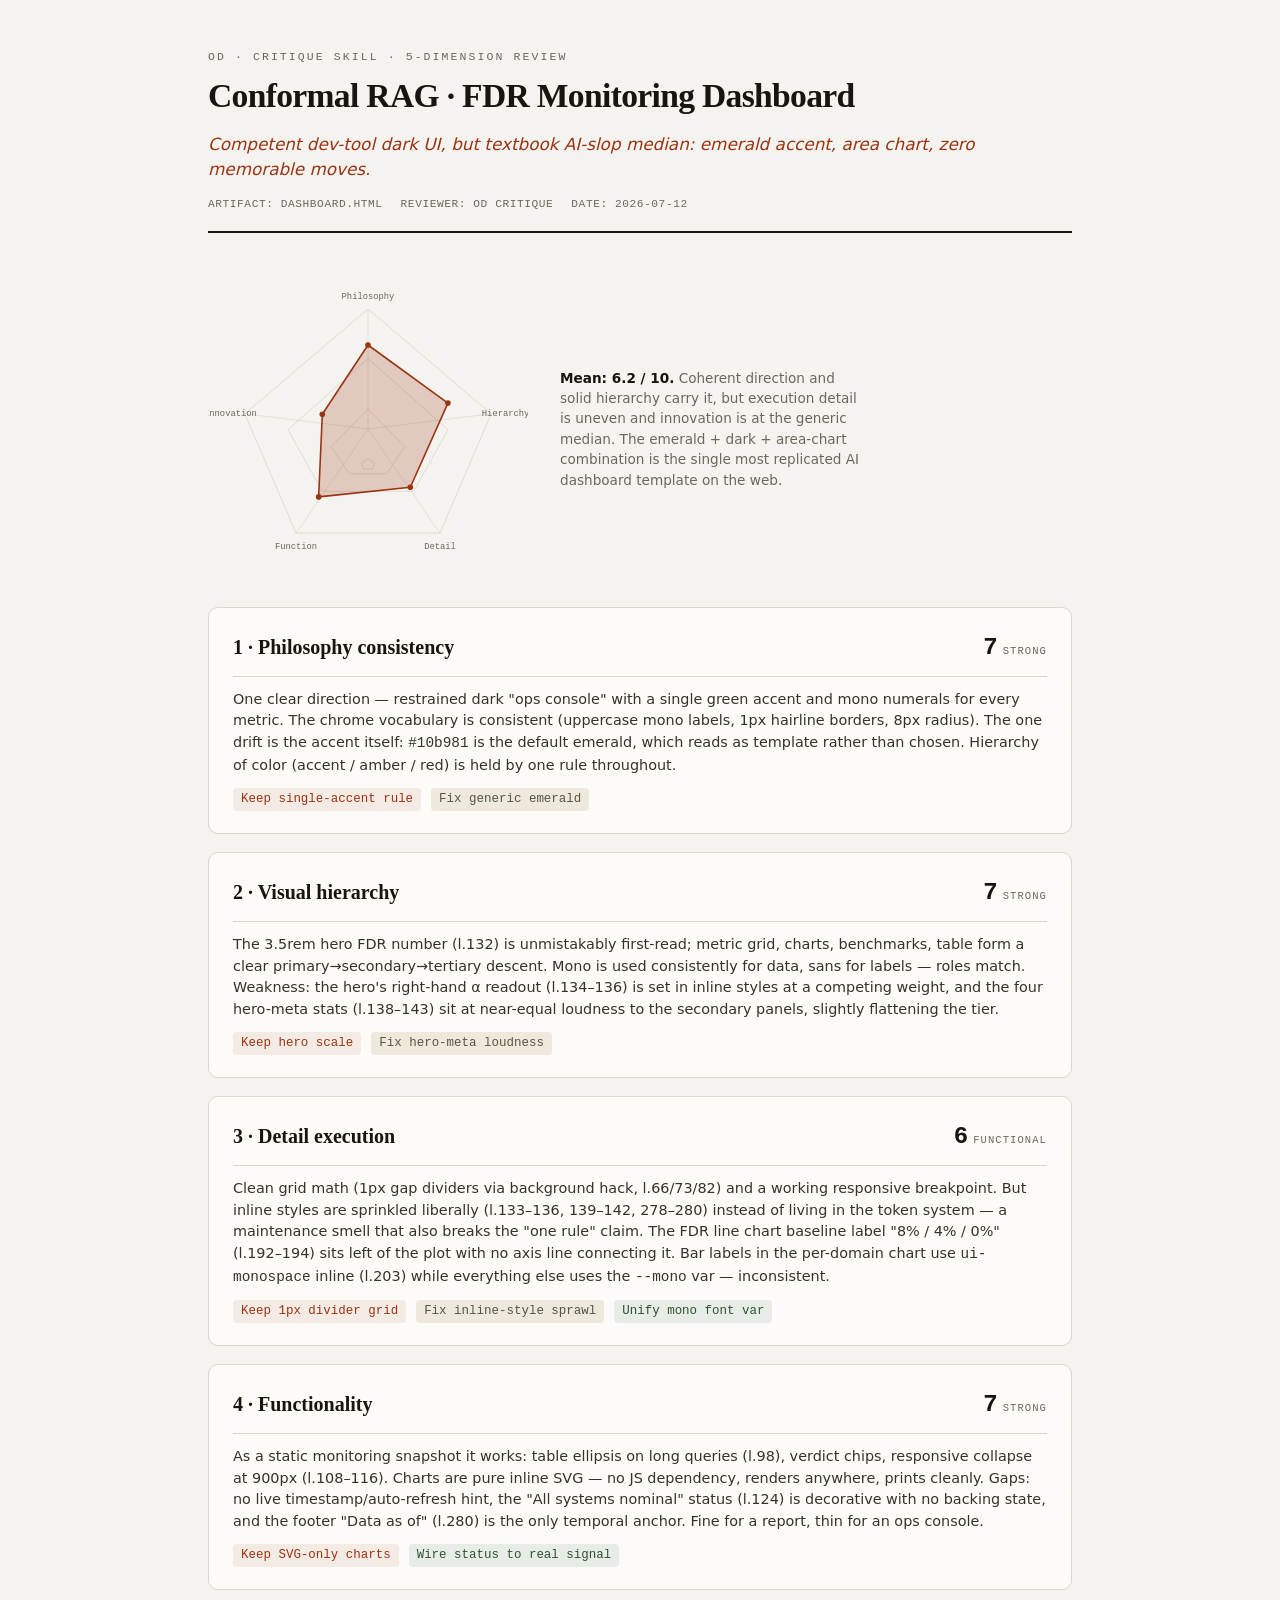
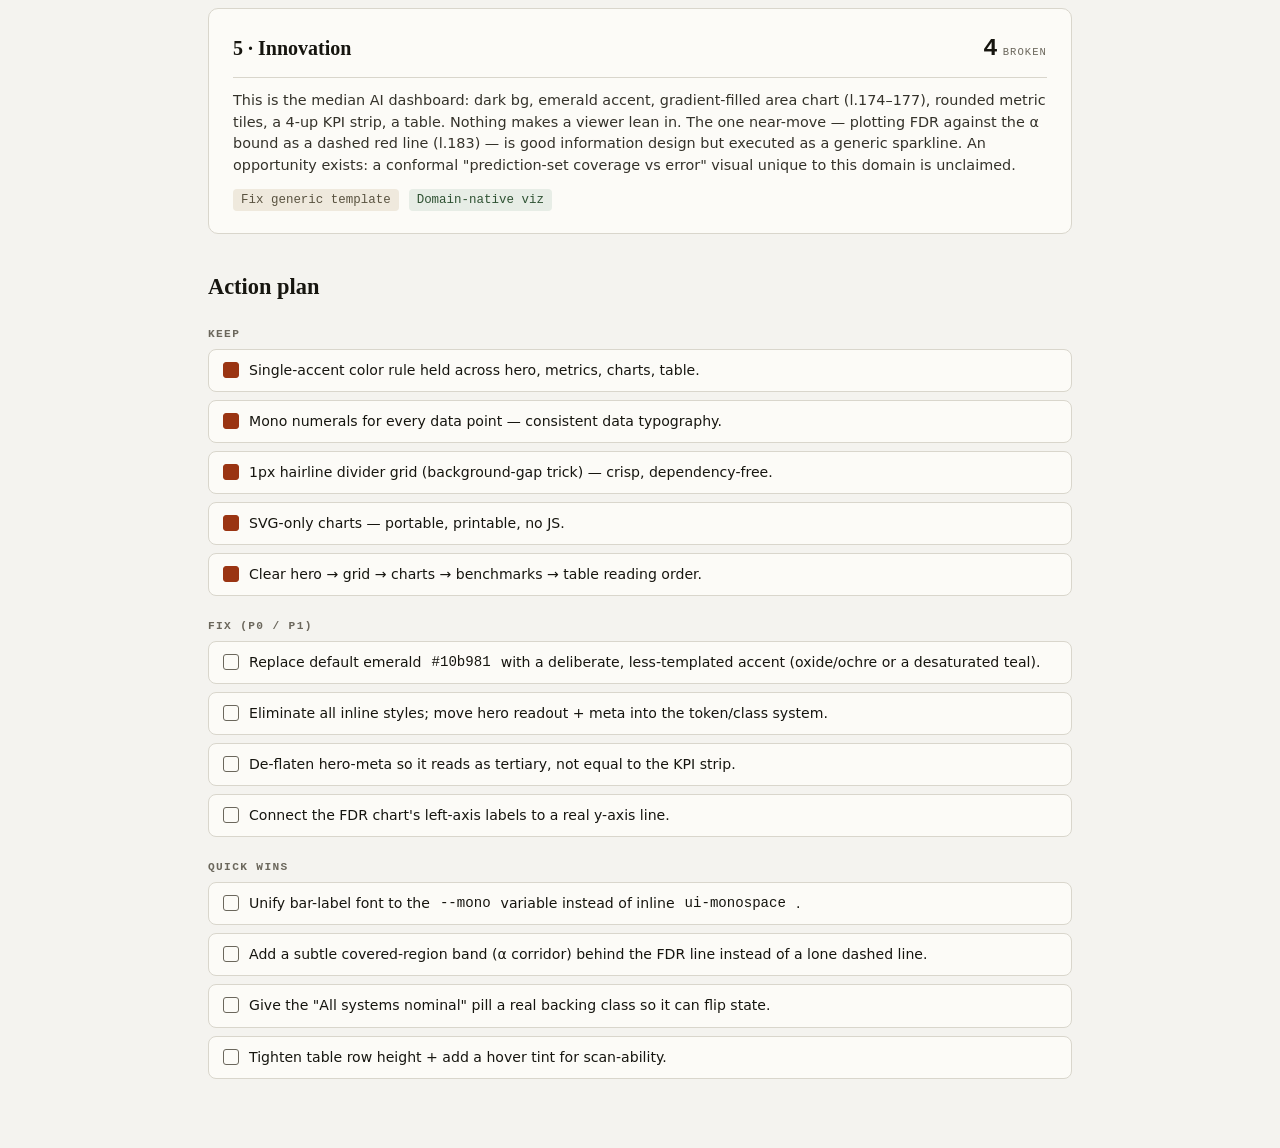
<file: archive/docs/critique-dashboard.html>
<!doctype html>
<html lang="en">
<head>
<meta charset="utf-8">
<meta name="viewport" content="width=device-width, initial-scale=1">
<title>Critique · Conformal RAG Monitoring Dashboard</title>
<style>
  * { margin:0; padding:0; box-sizing:border-box; }
  :root {
    --bg:#f4f3ef; --ink:#16150f; --muted:#6b675c; --line:#d9d6cc;
    --accent:#9a3412; --paper:#fcfbf7;
    --font: ui-serif, Georgia, 'Times New Roman', serif;
    --sans: system-ui, -apple-system, 'Segoe UI', sans-serif;
    --mono: ui-monospace, 'SF Mono', 'Cascadia Code', monospace;
  }
  body { background:var(--bg); color:var(--ink); font-family:var(--sans);
    max-width:920px; margin:0 auto; padding:48px 28px 64px; line-height:1.5; }
  header { border-bottom:2px solid var(--ink); padding-bottom:18px; margin-bottom:8px; }
  .kicker { font-family:var(--mono); font-size:0.72rem; letter-spacing:0.18em;
    text-transform:uppercase; color:var(--muted); }
  h1 { font-family:var(--font); font-size:2.1rem; font-weight:600; letter-spacing:-0.02em;
    margin-top:6px; }
  .verdict { font-family:var(--serif); font-style:italic; color:var(--accent);
    margin-top:10px; font-size:1.05rem; }
  .meta { display:flex; gap:18px; font-family:var(--mono); font-size:0.7rem;
    color:var(--muted); margin-top:14px; text-transform:uppercase; letter-spacing:0.05em; }

  .radar-wrap { display:flex; gap:32px; align-items:center; margin:36px 0 8px;
    flex-wrap:wrap; }
  .radar-wrap svg { flex:none; }
  .legend { font-size:0.85rem; color:var(--muted); max-width:300px; }
  .legend strong { color:var(--ink); }

  .card { background:var(--paper); border:1px solid var(--line); border-radius:10px;
    padding:22px 24px; margin-top:18px; }
  .card-head { display:flex; align-items:baseline; justify-content:space-between;
    border-bottom:1px solid var(--line); padding-bottom:10px; margin-bottom:12px; }
  .card-head h2 { font-family:var(--font); font-size:1.25rem; font-weight:600; }
  .score { font-family:var(--mono); font-size:1.5rem; font-weight:600; }
  .band { font-family:var(--mono); font-size:0.66rem; text-transform:uppercase;
    letter-spacing:0.1em; color:var(--muted); }
  .evidence { font-size:0.9rem; color:#34322a; }
  .tags { display:flex; gap:10px; margin-top:12px; font-size:0.78rem; font-family:var(--mono); }
  .tag { padding:2px 8px; border-radius:4px; }
  .tag.keep { background:rgba(154,52,18,0.08); color:var(--accent); }
  .tag.fix { background:#efe9dd; color:#5a5340; }
  .tag.win { background:#e7ede6; color:#2f5233; }

  .actions { margin-top:36px; }
  .actions h2 { font-family:var(--font); font-size:1.4rem; font-weight:600;
    margin-bottom:14px; }
  .alist { list-style:none; }
  .alist li { padding:10px 14px; border:1px solid var(--line); border-radius:8px;
    margin-bottom:8px; background:var(--paper); font-size:0.88rem; display:flex; gap:10px; }
  .alist li::before { content:''; width:14px; height:14px; flex:none; margin-top:2px;
    border:1.5px solid var(--muted); border-radius:3px; }
  .alist.keep li::before { border-color:var(--accent); background:var(--accent); }
  .alist h3 { font-family:var(--mono); font-size:0.7rem; text-transform:uppercase;
    letter-spacing:0.12em; color:var(--muted); margin:22px 0 6px; }
</style>
</head>
<body>

<header>
  <div class="kicker">OD · Critique skill · 5-dimension review</div>
  <h1>Conformal RAG · FDR Monitoring Dashboard</h1>
  <div class="verdict">Competent dev-tool dark UI, but textbook AI-slop median: emerald accent, area chart, zero memorable moves.</div>
  <div class="meta">
    <span>Artifact: dashboard.html</span>
    <span>Reviewer: OD Critique</span>
    <span>Date: 2026-07-12</span>
  </div>
</header>

<div class="radar-wrap">
  <svg width="320" height="320" viewBox="0 0 400 400" xmlns="http://www.w3.org/2000/svg">
    <g stroke="#d9d6cc" stroke-width="1" fill="none">
      <polygon points="200,50 354,181 290,330 110,330 46,181"/>
      <polygon points="200,112 300,201 257,278 143,278 100,201"/>
      <polygon points="200,175 246,222 223,256 177,256 154,222"/>
      <polygon points="200,237 192,242 194,250 206,250 208,242"/>
    </g>
    <g stroke="#c8c4b8" stroke-width="0.5">
      <line x1="200" y1="200" x2="200" y2="50"/>
      <line x1="200" y1="200" x2="354" y2="181"/>
      <line x1="200" y1="200" x2="290" y2="330"/>
      <line x1="200" y1="200" x2="110" y2="330"/>
      <line x1="200" y1="200" x2="46" y2="181"/>
    </g>
    <polygon points="200,95 299.9,167.6 252.9,272.8 138.3,284.9 142.9,181.5"
      fill="rgba(154,52,18,0.22)" stroke="#9a3412" stroke-width="2"
      stroke-linejoin="round"/>
    <g fill="#9a3412">
      <circle cx="200" cy="95" r="3.5"/>
      <circle cx="299.9" cy="167.6" r="3.5"/>
      <circle cx="252.9" cy="272.8" r="3.5"/>
      <circle cx="138.3" cy="284.9" r="3.5"/>
      <circle cx="142.9" cy="181.5" r="3.5"/>
    </g>
    <g fill="#6b675c" font-family="ui-monospace, monospace" font-size="11" text-anchor="middle">
      <text x="200" y="38">Philosophy</text>
      <text x="372" y="184">Hierarchy</text>
      <text x="290" y="350">Detail</text>
      <text x="110" y="350">Function</text>
      <text x="28" y="184">Innovation</text>
    </g>
  </svg>
  <div class="legend">
    <p><strong>Mean: 6.2 / 10.</strong> Coherent direction and solid hierarchy carry it, but execution detail is uneven and innovation is at the generic median. The emerald + dark + area-chart combination is the single most replicated AI dashboard template on the web.</p>
  </div>
</div>

<div class="card">
  <div class="card-head">
    <h2>1 · Philosophy consistency</h2>
    <div><span class="score">7</span> <span class="band">Strong</span></div>
  </div>
  <p class="evidence">One clear direction — restrained dark "ops console" with a single green accent and mono numerals for every metric. The chrome vocabulary is consistent (uppercase mono labels, 1px hairline borders, 8px radius). The one drift is the accent itself: <code>#10b981</code> is the default emerald, which reads as template rather than chosen. Hierarchy of color (accent / amber / red) is held by one rule throughout.</p>
  <div class="tags"><span class="tag keep">Keep single-accent rule</span><span class="tag fix">Fix generic emerald</span></div>
</div>

<div class="card">
  <div class="card-head">
    <h2>2 · Visual hierarchy</h2>
    <div><span class="score">7</span> <span class="band">Strong</span></div>
  </div>
  <p class="evidence">The 3.5rem hero FDR number (l.132) is unmistakably first-read; metric grid, charts, benchmarks, table form a clear primary→secondary→tertiary descent. Mono is used consistently for data, sans for labels — roles match. Weakness: the hero's right-hand α readout (l.134–136) is set in inline styles at a competing weight, and the four hero-meta stats (l.138–143) sit at near-equal loudness to the secondary panels, slightly flattening the tier.</p>
  <div class="tags"><span class="tag keep">Keep hero scale</span><span class="tag fix">Fix hero-meta loudness</span></div>
</div>

<div class="card">
  <div class="card-head">
    <h2>3 · Detail execution</h2>
    <div><span class="score">6</span> <span class="band">Functional</span></div>
  </div>
  <p class="evidence">Clean grid math (1px gap dividers via background hack, l.66/73/82) and a working responsive breakpoint. But inline styles are sprinkled liberally (l.133–136, 139–142, 278–280) instead of living in the token system — a maintenance smell that also breaks the "one rule" claim. The FDR line chart baseline label "8% / 4% / 0%" (l.192–194) sits left of the plot with no axis line connecting it. Bar labels in the per-domain chart use <code>ui-monospace</code> inline (l.203) while everything else uses the <code>--mono</code> var — inconsistent.</p>
  <div class="tags"><span class="tag keep">Keep 1px divider grid</span><span class="tag fix">Fix inline-style sprawl</span><span class="tag win">Unify mono font var</span></div>
</div>

<div class="card">
  <div class="card-head">
    <h2>4 · Functionality</h2>
    <div><span class="score">7</span> <span class="band">Strong</span></div>
  </div>
  <p class="evidence">As a static monitoring snapshot it works: table ellipsis on long queries (l.98), verdict chips, responsive collapse at 900px (l.108–116). Charts are pure inline SVG — no JS dependency, renders anywhere, prints cleanly. Gaps: no live timestamp/auto-refresh hint, the "All systems nominal" status (l.124) is decorative with no backing state, and the footer "Data as of" (l.280) is the only temporal anchor. Fine for a report, thin for an ops console.</p>
  <div class="tags"><span class="tag keep">Keep SVG-only charts</span><span class="tag win">Wire status to real signal</span></div>
</div>

<div class="card">
  <div class="card-head">
    <h2>5 · Innovation</h2>
    <div><span class="score">4</span> <span class="band">Broken</span></div>
  </div>
  <p class="evidence">This is the median AI dashboard: dark bg, emerald accent, gradient-filled area chart (l.174–177), rounded metric tiles, a 4-up KPI strip, a table. Nothing makes a viewer lean in. The one near-move — plotting FDR against the α bound as a dashed red line (l.183) — is good information design but executed as a generic sparkline. An opportunity exists: a conformal "prediction-set coverage vs error" visual unique to this domain is unclaimed.</p>
  <div class="tags"><span class="tag fix">Fix generic template</span><span class="tag win">Domain-native viz</span></div>
</div>

<div class="actions">
  <h2>Action plan</h2>
  <div class="alist keep">
    <h3>Keep</h3>
    <li>Single-accent color rule held across hero, metrics, charts, table.</li>
    <li>Mono numerals for every data point — consistent data typography.</li>
    <li>1px hairline divider grid (background-gap trick) — crisp, dependency-free.</li>
    <li>SVG-only charts — portable, printable, no JS.</li>
    <li>Clear hero → grid → charts → benchmarks → table reading order.</li>
  </div>
  <div class="alist">
    <h3>Fix (P0 / P1)</h3>
    <li>Replace default emerald <code>#10b981</code> with a deliberate, less-templated accent (oxide/ochre or a desaturated teal).</li>
    <li>Eliminate all inline styles; move hero readout + meta into the token/class system.</li>
    <li>De-flaten hero-meta so it reads as tertiary, not equal to the KPI strip.</li>
    <li>Connect the FDR chart's left-axis labels to a real y-axis line.</li>
  </div>
  <div class="alist">
    <h3>Quick wins</h3>
    <li>Unify bar-label font to the <code>--mono</code> variable instead of inline <code>ui-monospace</code>.</li>
    <li>Add a subtle covered-region band (α corridor) behind the FDR line instead of a lone dashed line.</li>
    <li>Give the "All systems nominal" pill a real backing class so it can flip state.</li>
    <li>Tighten table row height + add a hover tint for scan-ability.</li>
  </div>
</div>

</body>
</html>
</file>
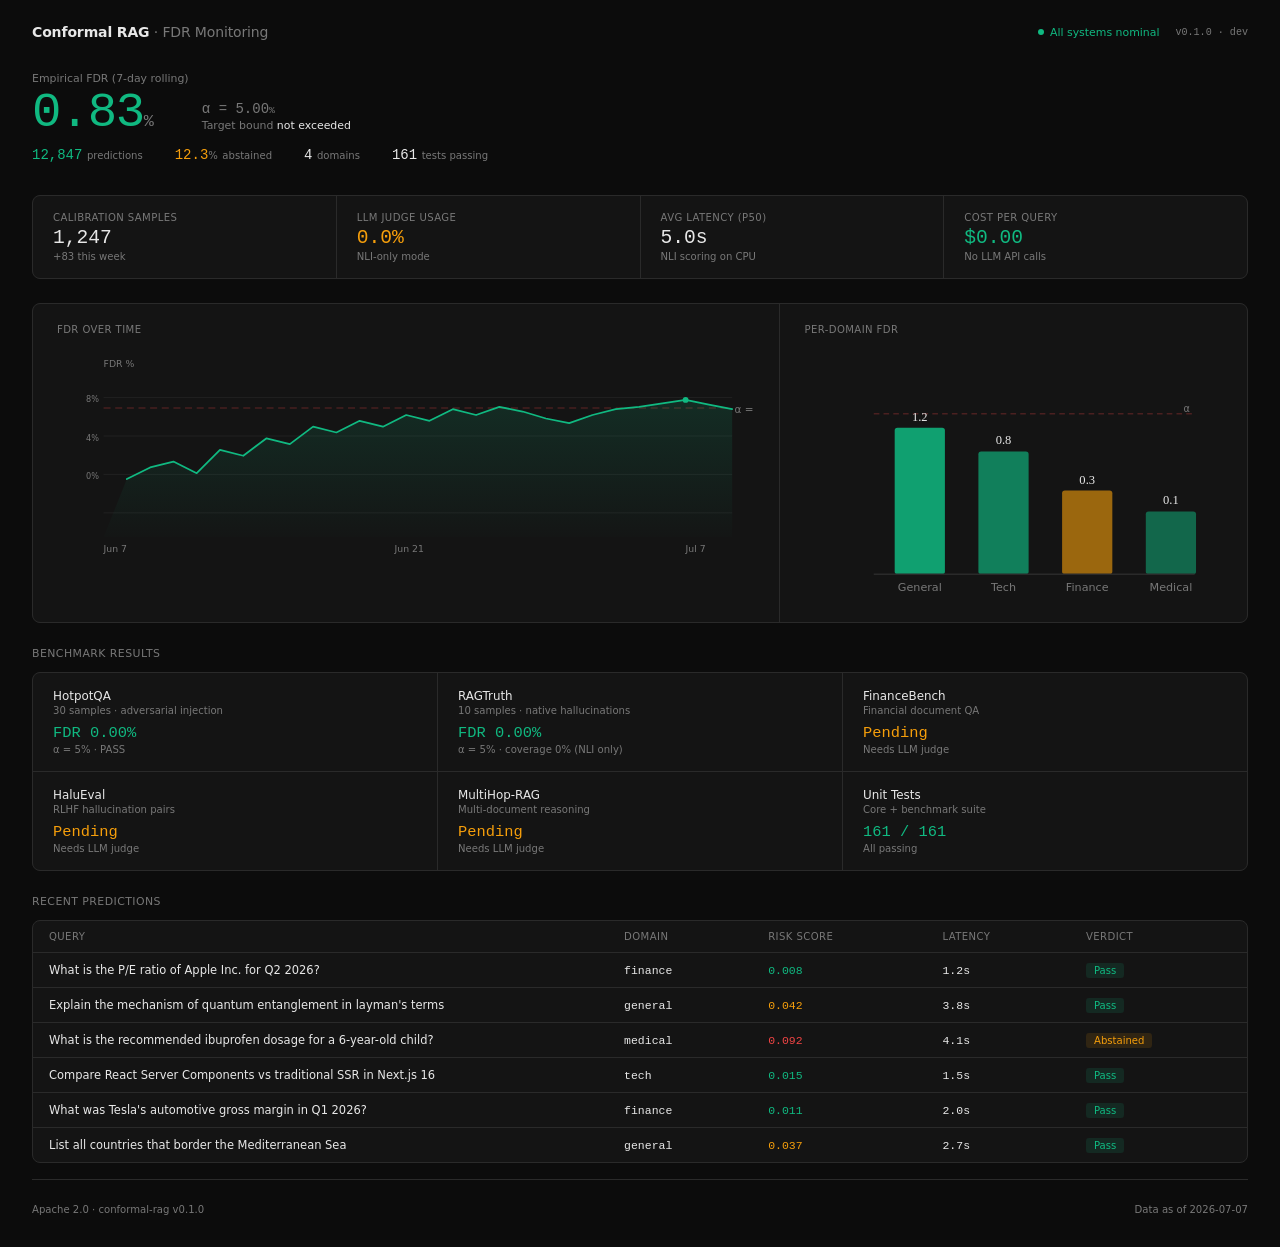
<file: archive/docs/dashboard.html>
<!doctype html>
<html lang="en">
<head>
<meta charset="utf-8">
<meta name="viewport" content="width=device-width, initial-scale=1">
<title>Conformal RAG · Monitoring</title>
<style>
  * { margin: 0; padding: 0; box-sizing: border-box; }
  :root {
    --bg: #0c0c0c;
    --surface: #141414;
    --surface2: #1c1c1c;
    --border: #2a2a2a;
    --accent: #10b981;
    --accent-dim: rgba(16, 185, 129, 0.12);
    --red: #ef4444;
    --amber: #f59e0b;
    --text: #e8e8e8;
    --muted: #787878;
    --radius: 8px;
    --font: system-ui, -apple-system, 'Segoe UI', sans-serif;
    --mono: ui-monospace, 'SF Mono', 'Cascadia Code', 'Consolas', monospace;
  }
  html { font-size: 14px; }
  body {
    font-family: var(--font);
    background: var(--bg);
    color: var(--text);
    padding: 24px 32px;
    max-width: 1440px;
    margin: 0 auto;
    min-height: 100vh;
  }

  /* Header */
  .top { display: flex; align-items: center; justify-content: space-between; margin-bottom: 32px; }
  .top h1 { font-size: 1rem; font-weight: 500; color: var(--muted); letter-spacing: -0.01em; }
  .top h1 strong { color: var(--text); font-weight: 600; }
  .top-right { display: flex; align-items: center; gap: 16px; }
  .status { display: flex; align-items: center; gap: 6px; font-size: 0.78rem; color: var(--accent); }
  .status::before { content: ''; width: 6px; height: 6px; border-radius: 50%; background: var(--accent); }
  .version { font-family: var(--mono); font-size: 0.72rem; color: var(--muted); }

  /* Hero metric */
  .hero { margin-bottom: 32px; }
  .hero-label { font-size: 0.78rem; color: var(--muted); font-weight: 500; margin-bottom: 4px; }
  .hero-number {
    font-family: var(--mono);
    font-size: 3.5rem;
    font-weight: 500;
    line-height: 1;
    letter-spacing: -0.03em;
    color: var(--accent);
  }
  .hero-number small { font-size: 1.2rem; color: var(--muted); font-weight: 400; letter-spacing: 0; }
  .hero-sub {
    font-size: 0.85rem;
    color: var(--muted);
    margin-top: 6px;
  }
  .hero-sub strong { color: var(--text); font-weight: 500; }
  .hero-row { display: flex; align-items: flex-end; gap: 48px; }
  .hero-meta { display: flex; gap: 32px; margin-top: 8px; }

  /* Metric grid */
  .metric-grid { display: grid; grid-template-columns: repeat(4, 1fr); gap: 1px; background: var(--border); border: 1px solid var(--border); border-radius: var(--radius); overflow: hidden; margin-bottom: 24px; }
  .metric-cell { background: var(--surface); padding: 16px 20px; }
  .metric-cell .label { font-size: 0.72rem; color: var(--muted); text-transform: uppercase; letter-spacing: 0.04em; font-weight: 500; margin-bottom: 4px; }
  .metric-cell .value { font-family: var(--mono); font-size: 1.4rem; font-weight: 500; }
  .metric-cell .note { font-size: 0.72rem; color: var(--muted); margin-top: 2px; }

  /* Charts row */
  .charts-row { display: grid; grid-template-columns: 1.6fr 1fr; gap: 1px; background: var(--border); border: 1px solid var(--border); border-radius: var(--radius); overflow: hidden; margin-bottom: 24px; }
  .chart-panel { background: var(--surface); padding: 20px 24px; }
  .chart-panel h3 { font-size: 0.72rem; color: var(--muted); text-transform: uppercase; letter-spacing: 0.04em; font-weight: 500; margin-bottom: 16px; }
  .chart-panel svg { width: 100%; height: auto; display: block; }

  /* Section title */
  .section-title { font-size: 0.78rem; color: var(--muted); font-weight: 500; text-transform: uppercase; letter-spacing: 0.04em; margin-bottom: 12px; margin-top: 24px; }

  /* Benchmark grid */
  .bench-grid { display: grid; grid-template-columns: repeat(3, 1fr); gap: 1px; background: var(--border); border: 1px solid var(--border); border-radius: var(--radius); overflow: hidden; }
  .bench-card { background: var(--surface); padding: 16px 20px; }
  .bench-name { font-size: 0.85rem; font-weight: 500; margin-bottom: 2px; }
  .bench-meta { font-size: 0.72rem; color: var(--muted); margin-bottom: 8px; }
  .bench-result { font-family: var(--mono); font-size: 1.1rem; }
  .bench-result.pass { color: var(--accent); }
  .bench-result.fail { color: var(--red); }
  .bench-result.pending { color: var(--amber); }
  .bench-detail { font-size: 0.72rem; color: var(--muted); margin-top: 2px; }

  /* Table */
  .table-wrap { background: var(--surface); border: 1px solid var(--border); border-radius: var(--radius); overflow: hidden; }
  table { width: 100%; border-collapse: collapse; font-size: 0.85rem; }
  th { text-align: left; padding: 10px 16px; color: var(--muted); font-weight: 500; font-size: 0.72rem; text-transform: uppercase; letter-spacing: 0.04em; border-bottom: 1px solid var(--border); }
  td { padding: 10px 16px; border-bottom: 1px solid var(--border); font-family: var(--mono); font-size: 0.82rem; }
  tr:last-child td { border-bottom: none; }
  td.query { font-family: var(--font); max-width: 320px; overflow: hidden; text-overflow: ellipsis; white-space: nowrap; }
  td .verdict { font-family: var(--font); font-size: 0.72rem; font-weight: 500; padding: 2px 8px; border-radius: 3px; }
  td .verdict.safe { background: var(--accent-dim); color: var(--accent); }
  td .verdict.abstain { background: rgba(245, 158, 11, 0.12); color: var(--amber); }
  .risk-low { color: var(--accent); }
  .risk-mid { color: var(--amber); }
  .risk-high { color: var(--red); }

  hr { border: none; border-top: 1px solid var(--border); margin: 16px 0; }

  @media (max-width: 900px) {
    body { padding: 16px; }
    .metric-grid { grid-template-columns: repeat(2, 1fr); }
    .charts-row { grid-template-columns: 1fr; }
    .bench-grid { grid-template-columns: 1fr; }
    .hero-row { flex-direction: column; gap: 16px; }
    .hero-meta { flex-wrap: wrap; gap: 16px; }
    .hero-number { font-size: 2.5rem; }
  }
</style>
</head>
<body>

<div class="top">
  <h1><strong>Conformal RAG</strong> · FDR Monitoring</h1>
  <div class="top-right">
    <span class="status">All systems nominal</span>
    <span class="version">v0.1.0 · dev</span>
  </div>
</div>

<div class="hero">
  <div class="hero-label">Empirical FDR (7-day rolling)</div>
  <div class="hero-row">
    <div class="hero-number">0.83<small>%</small></div>
    <div style="margin-bottom:6px;">
      <div style="font-family:var(--mono);font-size:1rem;color:var(--muted);">α = 5.00<small style="font-size:0.7rem;color:var(--muted);">%</small></div>
      <div style="font-size:0.78rem;color:var(--muted);margin-top:2px;">Target bound <span style="color:var(--text);">not exceeded</span></div>
    </div>
  </div>
  <div class="hero-meta">
    <div><span style="font-family:var(--mono);color:var(--accent);">12,847</span> <span style="font-size:0.72rem;color:var(--muted);">predictions</span></div>
    <div><span style="font-family:var(--mono);color:var(--amber);">12.3</span><span style="font-size:0.72rem;color:var(--muted);">%</span> <span style="font-size:0.72rem;color:var(--muted);">abstained</span></div>
    <div><span style="font-family:var(--mono);color:var(--text);">4</span> <span style="font-size:0.72rem;color:var(--muted);">domains</span></div>
    <div><span style="font-family:var(--mono);color:var(--text);">161</span> <span style="font-size:0.72rem;color:var(--muted);">tests passing</span></div>
  </div>
</div>

<div class="metric-grid">
  <div class="metric-cell">
    <div class="label">Calibration samples</div>
    <div class="value">1,247</div>
    <div class="note">+83 this week</div>
  </div>
  <div class="metric-cell">
    <div class="label">LLM judge usage</div>
    <div class="value" style="color:var(--amber);">0.0%</div>
    <div class="note">NLI-only mode</div>
  </div>
  <div class="metric-cell">
    <div class="label">Avg latency (p50)</div>
    <div class="value">5.0s</div>
    <div class="note">NLI scoring on CPU</div>
  </div>
  <div class="metric-cell">
    <div class="label">Cost per query</div>
    <div class="value" style="color:var(--accent);">$0.00</div>
    <div class="note">No LLM API calls</div>
  </div>
</div>

<div class="charts-row">
  <div class="chart-panel">
    <h3>FDR over time</h3>
    <svg viewBox="0 0 600 180" xmlns="http://www.w3.org/2000/svg">
      <defs>
        <linearGradient id="area2" x1="0" y1="0" x2="0" y2="1">
          <stop offset="0%" stop-color="#10b981" stop-opacity="0.15"/>
          <stop offset="100%" stop-color="#10b981" stop-opacity="0.01"/>
        </linearGradient>
      </defs>
      <line x1="40" y1="40" x2="580" y2="40" stroke="#2a2a2a" stroke-width="0.5"/>
      <line x1="40" y1="73" x2="580" y2="73" stroke="#2a2a2a" stroke-width="0.5"/>
      <line x1="40" y1="106" x2="580" y2="106" stroke="#2a2a2a" stroke-width="0.5"/>
      <line x1="40" y1="139" x2="580" y2="139" stroke="#2a2a2a" stroke-width="0.5"/>
      <line x1="40" y1="49" x2="580" y2="49" stroke="#ef4444" stroke-width="1" stroke-dasharray="6,4" opacity="0.35"/>
      <text x="582" y="53" fill="#787878" font-size="9" font-family="system-ui">α = 5%</text>
      <polygon points="40,160 60,110 80,100 100,95 120,105 140,85 160,90 180,75 200,80 220,65 240,70 260,60 280,65 300,55 320,60 340,50 360,55 380,48 400,52 420,58 440,62 460,55 480,50 500,48 520,45 540,42 560,46 580,50 580,160 40,160" fill="url(#area2)"/>
      <polyline points="60,110 80,100 100,95 120,105 140,85 160,90 180,75 200,80 220,65 240,70 260,60 280,65 300,55 320,60 340,50 360,55 380,48 400,52 420,58 440,62 460,55 480,50 500,48 520,45 540,42 560,46 580,50" fill="none" stroke="#10b981" stroke-width="1.5" stroke-linecap="round" stroke-linejoin="round"/>
      <circle cx="540" cy="42" r="2.5" fill="#10b981"/>
      <text x="40" y="14" fill="#787878" font-size="8" font-family="system-ui">FDR %</text>
      <text x="40" y="173" fill="#787878" font-size="8" font-family="system-ui">Jun 7</text>
      <text x="290" y="173" fill="#787878" font-size="8" font-family="system-ui">Jun 21</text>
      <text x="540" y="173" fill="#787878" font-size="8" font-family="system-ui">Jul 7</text>
      <text x="36" y="44" fill="#787878" font-size="7" font-family="system-ui" text-anchor="end">8%</text>
      <text x="36" y="77" fill="#787878" font-size="7" font-family="system-ui" text-anchor="end">4%</text>
      <text x="36" y="110" fill="#787878" font-size="7" font-family="system-ui" text-anchor="end">0%</text>
    </svg>
  </div>
  <div class="chart-panel">
    <h3>Per-domain FDR</h3>
    <svg viewBox="0 0 300 180" xmlns="http://www.w3.org/2000/svg">
      <line x1="50" y1="45" x2="280" y2="45" stroke="#ef4444" stroke-width="1" stroke-dasharray="4,3" opacity="0.25"/>
      <text x="272" y="44" fill="#787878" font-size="7" font-family="system-ui">α</text>
      <rect x="65" y="55" width="36" height="105" rx="2" fill="#10b981" opacity="0.85"/>
      <text x="83" y="50" fill="#e8e8e8" font-size="9" font-family="ui-monospace" text-anchor="middle" font-weight="500">1.2</text>
      <rect x="125" y="72" width="36" height="88" rx="2" fill="#10b981" opacity="0.65"/>
      <text x="143" y="67" fill="#e8e8e8" font-size="9" font-family="ui-monospace" text-anchor="middle" font-weight="500">0.8</text>
      <rect x="185" y="100" width="36" height="60" rx="2" fill="#f59e0b" opacity="0.6"/>
      <text x="203" y="95" fill="#e8e8e8" font-size="9" font-family="ui-monospace" text-anchor="middle" font-weight="500">0.3</text>
      <rect x="245" y="115" width="36" height="45" rx="2" fill="#10b981" opacity="0.5"/>
      <text x="263" y="110" fill="#e8e8e8" font-size="9" font-family="ui-monospace" text-anchor="middle" font-weight="500">0.1</text>
      <text x="83" y="172" fill="#787878" font-size="8" font-family="system-ui" text-anchor="middle">General</text>
      <text x="143" y="172" fill="#787878" font-size="8" font-family="system-ui" text-anchor="middle">Tech</text>
      <text x="203" y="172" fill="#787878" font-size="8" font-family="system-ui" text-anchor="middle">Finance</text>
      <text x="263" y="172" fill="#787878" font-size="8" font-family="system-ui" text-anchor="middle">Medical</text>
      <line x1="50" y1="160" x2="280" y2="160" stroke="#2a2a2a" stroke-width="1"/>
    </svg>
  </div>
</div>

<div class="section-title">Benchmark Results</div>
<div class="bench-grid">
  <div class="bench-card">
    <div class="bench-name">HotpotQA</div>
    <div class="bench-meta">30 samples · adversarial injection</div>
    <div class="bench-result pass">FDR 0.00%</div>
    <div class="bench-detail">α = 5% · PASS</div>
  </div>
  <div class="bench-card">
    <div class="bench-name">RAGTruth</div>
    <div class="bench-meta">10 samples · native hallucinations</div>
    <div class="bench-result pass">FDR 0.00%</div>
    <div class="bench-detail">α = 5% · coverage 0% (NLI only)</div>
  </div>
  <div class="bench-card">
    <div class="bench-name">FinanceBench</div>
    <div class="bench-meta">Financial document QA</div>
    <div class="bench-result pending">Pending</div>
    <div class="bench-detail">Needs LLM judge</div>
  </div>
  <div class="bench-card">
    <div class="bench-name">HaluEval</div>
    <div class="bench-meta">RLHF hallucination pairs</div>
    <div class="bench-result pending">Pending</div>
    <div class="bench-detail">Needs LLM judge</div>
  </div>
  <div class="bench-card">
    <div class="bench-name">MultiHop-RAG</div>
    <div class="bench-meta">Multi-document reasoning</div>
    <div class="bench-result pending">Pending</div>
    <div class="bench-detail">Needs LLM judge</div>
  </div>
  <div class="bench-card">
    <div class="bench-name">Unit Tests</div>
    <div class="bench-meta">Core + benchmark suite</div>
    <div class="bench-result pass">161 / 161</div>
    <div class="bench-detail">All passing</div>
  </div>
</div>

<div class="section-title">Recent Predictions</div>
<div class="table-wrap">
  <table>
    <thead>
      <tr><th>Query</th><th>Domain</th><th>Risk Score</th><th>Latency</th><th>Verdict</th></tr>
    </thead>
    <tbody>
      <tr><td class="query">What is the P/E ratio of Apple Inc. for Q2 2026?</td><td>finance</td><td class="risk-low">0.008</td><td>1.2s</td><td><span class="verdict safe">Pass</span></td></tr>
      <tr><td class="query">Explain the mechanism of quantum entanglement in layman's terms</td><td>general</td><td class="risk-mid">0.042</td><td>3.8s</td><td><span class="verdict safe">Pass</span></td></tr>
      <tr><td class="query">What is the recommended ibuprofen dosage for a 6-year-old child?</td><td>medical</td><td class="risk-high">0.092</td><td>4.1s</td><td><span class="verdict abstain">Abstained</span></td></tr>
      <tr><td class="query">Compare React Server Components vs traditional SSR in Next.js 16</td><td>tech</td><td class="risk-low">0.015</td><td>1.5s</td><td><span class="verdict safe">Pass</span></td></tr>
      <tr><td class="query">What was Tesla's automotive gross margin in Q1 2026?</td><td>finance</td><td class="risk-low">0.011</td><td>2.0s</td><td><span class="verdict safe">Pass</span></td></tr>
      <tr><td class="query">List all countries that border the Mediterranean Sea</td><td>general</td><td class="risk-mid">0.037</td><td>2.7s</td><td><span class="verdict safe">Pass</span></td></tr>
    </tbody>
  </table>
</div>

<hr>

<div style="display:flex;justify-content:space-between;align-items:center;padding:8px 0;">
  <span style="font-size:0.72rem;color:var(--muted);">Apache 2.0 · conformal-rag v0.1.0</span>
  <span style="font-size:0.72rem;color:var(--muted);">Data as of 2026-07-07</span>
</div>

</body>
</html>
</file>
